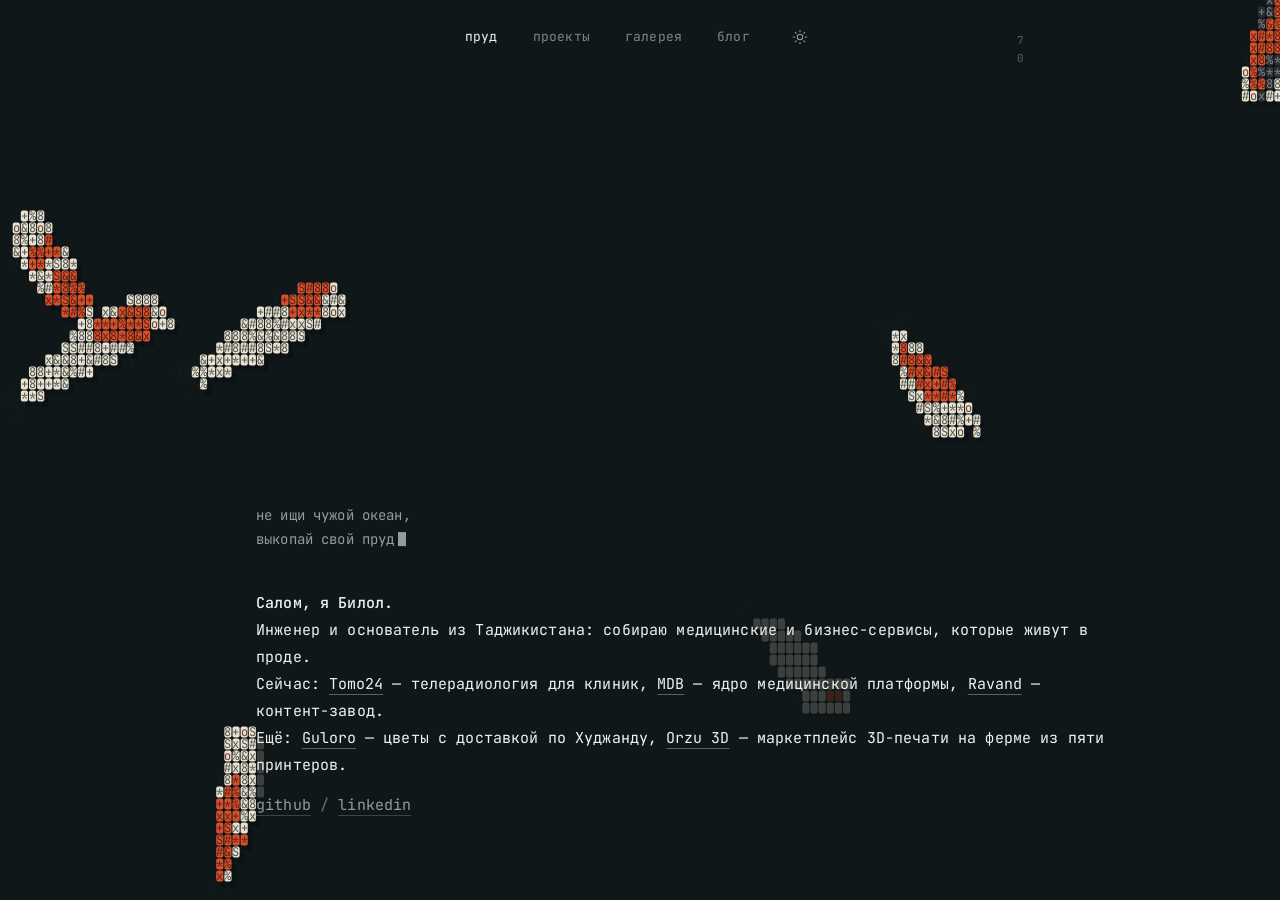
<file: index.html>
<!doctype html>
<html lang="ru" data-theme="dark">
<head>
    <meta charset="utf-8">
    <meta name="viewport" content="width=device-width, initial-scale=1">
    <title>Хавз</title>
    <meta name="description" content="Хавз — личный сайт с прудом кои из символов. Кликните по воде, чтобы покормить рыб.">
    <meta property="og:title" content="Хавз — пруд, который можно покормить">
    <meta property="og:description" content="Кои, нарисованные символами на canvas. Клик по воде — корм.">
    <link rel="icon" href="favicon.svg" type="image/svg+xml">
    <link rel="preconnect" href="https://fonts.googleapis.com">
    <link rel="preconnect" href="https://fonts.gstatic.com" crossorigin>
    <link rel="stylesheet" href="https://fonts.googleapis.com/css2?family=JetBrains+Mono:wght@400;500&family=Inter:wght@400;500;600&display=swap">
    <link rel="stylesheet" href="css/havz.css">
    <script>
        // Тема до первой отрисовки, чтобы страница не мигала.
        (function () { try { var q = new URL(location.href).searchParams.get('theme'); var t = q || localStorage.getItem('havz-theme'); if (t === 'light' || t === 'dark') document.documentElement.dataset.theme = t; } catch (e) {} })();
    </script>
</head>
<body>
    <nav class="nav" aria-label="Основная">
        <a class="nav__brand" href="index.html">Хавз</a>
        <div class="nav__links">
            <a href="index.html" data-page="pond">пруд</a>
            <a href="projects.html" data-page="projects">проекты</a>
            <a href="gallery.html" data-page="gallery">галерея</a>
            <a href="blog.html" data-page="blog">блог</a>
        </div>
        <div class="nav__right">
            <button class="theme-toggle" type="button" aria-label="Переключить тему">
                <svg class="icon-sun" viewBox="0 0 24 24" aria-hidden="true"><circle cx="12" cy="12" r="4"/><path d="M12 2v2M12 20v2M4.9 4.9l1.4 1.4M17.7 17.7l1.4 1.4M2 12h2M20 12h2M4.9 19.1l1.4-1.4M17.7 6.3l1.4-1.4"/></svg>
                <svg class="icon-moon" viewBox="0 0 24 24" aria-hidden="true"><path d="M20 14.5A8 8 0 0 1 9.5 4a8 8 0 1 0 10.5 10.5z"/></svg>
            </button>
            <button class="nav__menu" type="button" aria-label="Меню" aria-expanded="false">::</button>
        </div>
    </nav>

    <div class="pond-page" id="pond">
        <canvas class="pond" aria-hidden="true"></canvas>

        <div class="stats" data-avoid aria-hidden="true">
            <span id="stat-koi">0</span>
            <span id="stat-food">0</span>
        </div>

        <header class="hero">
            <blockquote class="quote" data-avoid>
                не ищи чужой океан,<br>
                выкопай свой пруд<span class="cursor" aria-hidden="true"></span>
            </blockquote>

            <div class="intro cite-prose" data-avoid>
                <h1>Салом, я Билол.</h1>
                <p>Инженер и основатель из Таджикистана: собираю медицинские и бизнес-сервисы, которые живут в проде.</p>
                <p>
                    Сейчас: <button type="button" class="cite" data-cite="tomo24">Tomo24</button> — телерадиология для клиник,
                    <button type="button" class="cite" data-cite="mdb">MDB</button> — ядро медицинской платформы,
                    <button type="button" class="cite" data-cite="ravand">Ravand</button> — контент-завод.
                </p>
                <p>
                    Ещё: <button type="button" class="cite" data-cite="guloro">Guloro</button> — цветы с доставкой по Худжанду,
                    <button type="button" class="cite" data-cite="orzu">Orzu 3D</button> — маркетплейс 3D-печати на ферме из пяти принтеров.
                </p>
                <p class="socials">
                    <a href="https://github.com/boboevproject-rgb" target="_blank" rel="noopener noreferrer">github</a>
                    <span class="sep"> / </span>
                    <a href="https://www.linkedin.com/in/bilol-bobozoda" target="_blank" rel="noopener noreferrer">linkedin</a>
                </p>
            </div>
        </header>
    </div>

    <script type="module" src="js/site.js"></script>
</body>
</html>
</file>
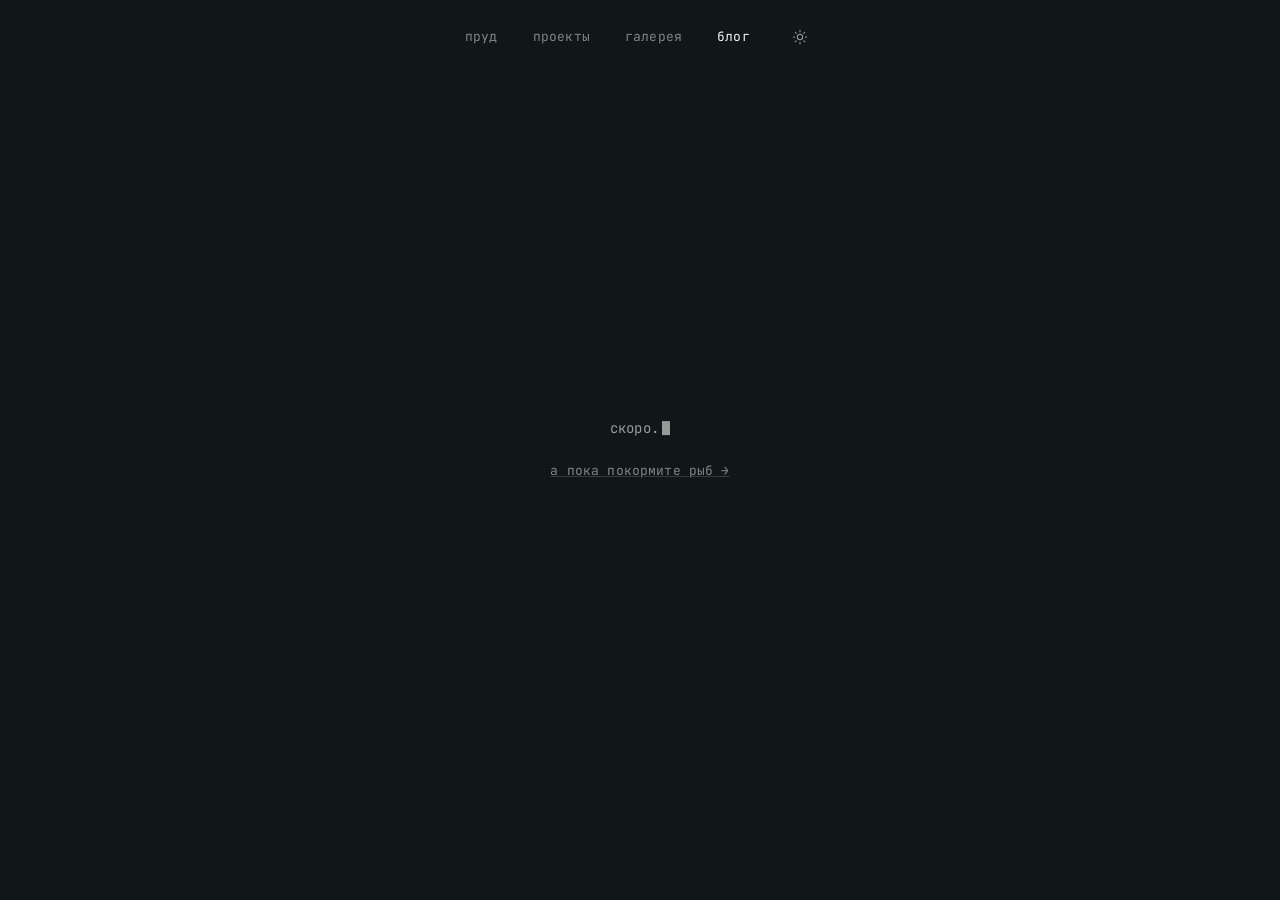
<file: blog.html>
<!doctype html>
<html lang="ru" data-theme="dark">
<head>
    <meta charset="utf-8">
    <meta name="viewport" content="width=device-width, initial-scale=1">
    <title>Блог — Хавз</title>
    <meta name="description" content="Блог Хавз. Скоро.">
    <link rel="icon" href="favicon.svg" type="image/svg+xml">
    <link rel="preconnect" href="https://fonts.googleapis.com">
    <link rel="preconnect" href="https://fonts.gstatic.com" crossorigin>
    <link rel="stylesheet" href="https://fonts.googleapis.com/css2?family=JetBrains+Mono:wght@400;500&family=Inter:wght@400;500;600&display=swap">
    <link rel="stylesheet" href="css/havz.css">
    <script>
        (function () { try { var q = new URL(location.href).searchParams.get('theme'); var t = q || localStorage.getItem('havz-theme'); if (t === 'light' || t === 'dark') document.documentElement.dataset.theme = t; } catch (e) {} })();
    </script>
</head>
<body>
    <nav class="nav" aria-label="Основная">
        <a class="nav__brand" href="index.html">Хавз</a>
        <div class="nav__links">
            <a href="index.html" data-page="pond">пруд</a>
            <a href="projects.html" data-page="projects">проекты</a>
            <a href="gallery.html" data-page="gallery">галерея</a>
            <a href="blog.html" data-page="blog">блог</a>
        </div>
        <div class="nav__right">
            <button class="theme-toggle" type="button" aria-label="Переключить тему">
                <svg class="icon-sun" viewBox="0 0 24 24" aria-hidden="true"><circle cx="12" cy="12" r="4"/><path d="M12 2v2M12 20v2M4.9 4.9l1.4 1.4M17.7 17.7l1.4 1.4M2 12h2M20 12h2M4.9 19.1l1.4-1.4M17.7 6.3l1.4-1.4"/></svg>
                <svg class="icon-moon" viewBox="0 0 24 24" aria-hidden="true"><path d="M20 14.5A8 8 0 0 1 9.5 4a8 8 0 1 0 10.5 10.5z"/></svg>
            </button>
            <button class="nav__menu" type="button" aria-label="Меню" aria-expanded="false">::</button>
        </div>
    </nav>

    <main class="soon">
        <p>скоро.<span class="cursor" aria-hidden="true"></span></p>
        <a href="index.html">а пока покормите рыб →</a>
    </main>

    <script type="module" src="js/site.js"></script>
</body>
</html>
</file>
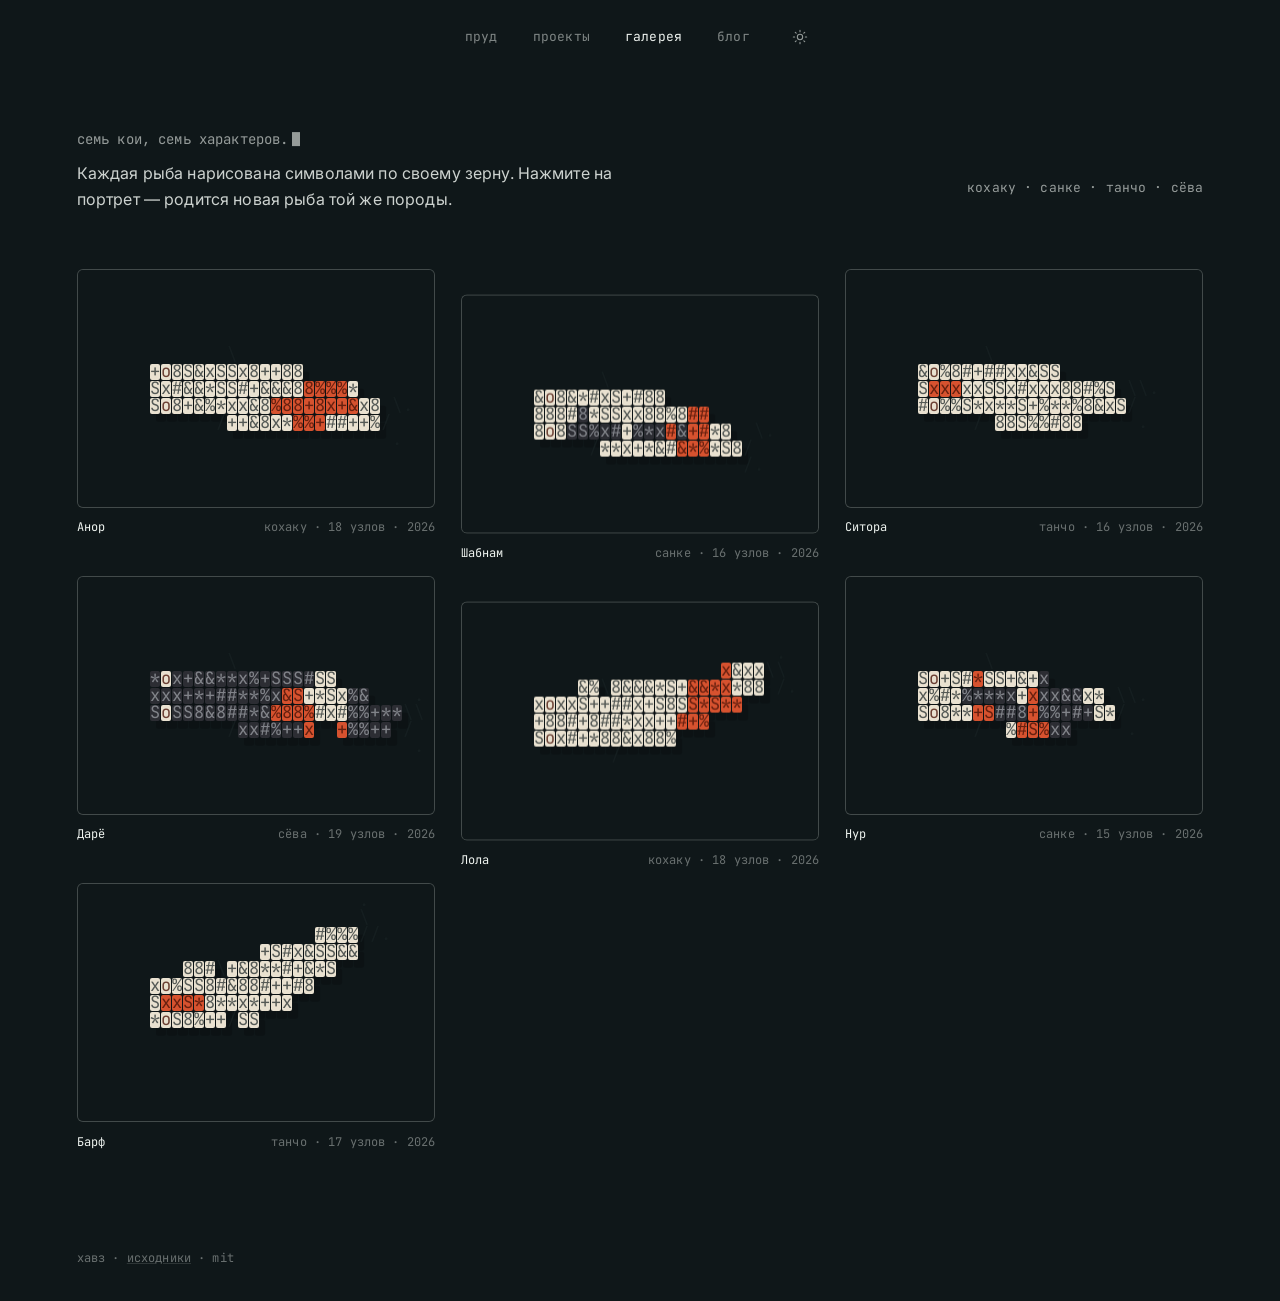
<file: gallery.html>
<!doctype html>
<html lang="ru" data-theme="dark">
<head>
    <meta charset="utf-8">
    <meta name="viewport" content="width=device-width, initial-scale=1">
    <title>Галерея — Хавз</title>
    <meta name="description" content="Семь кои, нарисованных символами. Клик по портрету рисует новую рыбу.">
    <link rel="icon" href="favicon.svg" type="image/svg+xml">
    <link rel="preconnect" href="https://fonts.googleapis.com">
    <link rel="preconnect" href="https://fonts.gstatic.com" crossorigin>
    <link rel="stylesheet" href="https://fonts.googleapis.com/css2?family=JetBrains+Mono:wght@400;500&family=Inter:wght@400;500;600&display=swap">
    <link rel="stylesheet" href="css/havz.css">
    <script>
        (function () { try { var q = new URL(location.href).searchParams.get('theme'); var t = q || localStorage.getItem('havz-theme'); if (t === 'light' || t === 'dark') document.documentElement.dataset.theme = t; } catch (e) {} })();
    </script>
</head>
<body>
    <nav class="nav" aria-label="Основная">
        <a class="nav__brand" href="index.html">Хавз</a>
        <div class="nav__links">
            <a href="index.html" data-page="pond">пруд</a>
            <a href="projects.html" data-page="projects">проекты</a>
            <a href="gallery.html" data-page="gallery">галерея</a>
            <a href="blog.html" data-page="blog">блог</a>
        </div>
        <div class="nav__right">
            <button class="theme-toggle" type="button" aria-label="Переключить тему">
                <svg class="icon-sun" viewBox="0 0 24 24" aria-hidden="true"><circle cx="12" cy="12" r="4"/><path d="M12 2v2M12 20v2M4.9 4.9l1.4 1.4M17.7 17.7l1.4 1.4M2 12h2M20 12h2M4.9 19.1l1.4-1.4M17.7 6.3l1.4-1.4"/></svg>
                <svg class="icon-moon" viewBox="0 0 24 24" aria-hidden="true"><path d="M20 14.5A8 8 0 0 1 9.5 4a8 8 0 1 0 10.5 10.5z"/></svg>
            </button>
            <button class="nav__menu" type="button" aria-label="Меню" aria-expanded="false">::</button>
        </div>
    </nav>

    <main class="page">
        <header class="page__head">
            <div>
                <h1>семь кои, семь характеров.<span class="cursor" aria-hidden="true"></span></h1>
                <p class="page__lead">Каждая рыба нарисована символами по своему зерну. Нажмите на портрет — родится новая рыба той же породы.</p>
            </div>
            <p class="page__aside">кохаку · санке · танчо · сёва</p>
        </header>

        <section class="wall" aria-label="Портреты"></section>
    </main>

    <footer class="footer">хавз · <a href="https://github.com/boboevproject-rgb/havz">исходники</a> · mit</footer>

    <script type="module" src="js/site.js"></script>
    <script type="module" src="js/gallery.js"></script>
</body>
</html>
</file>
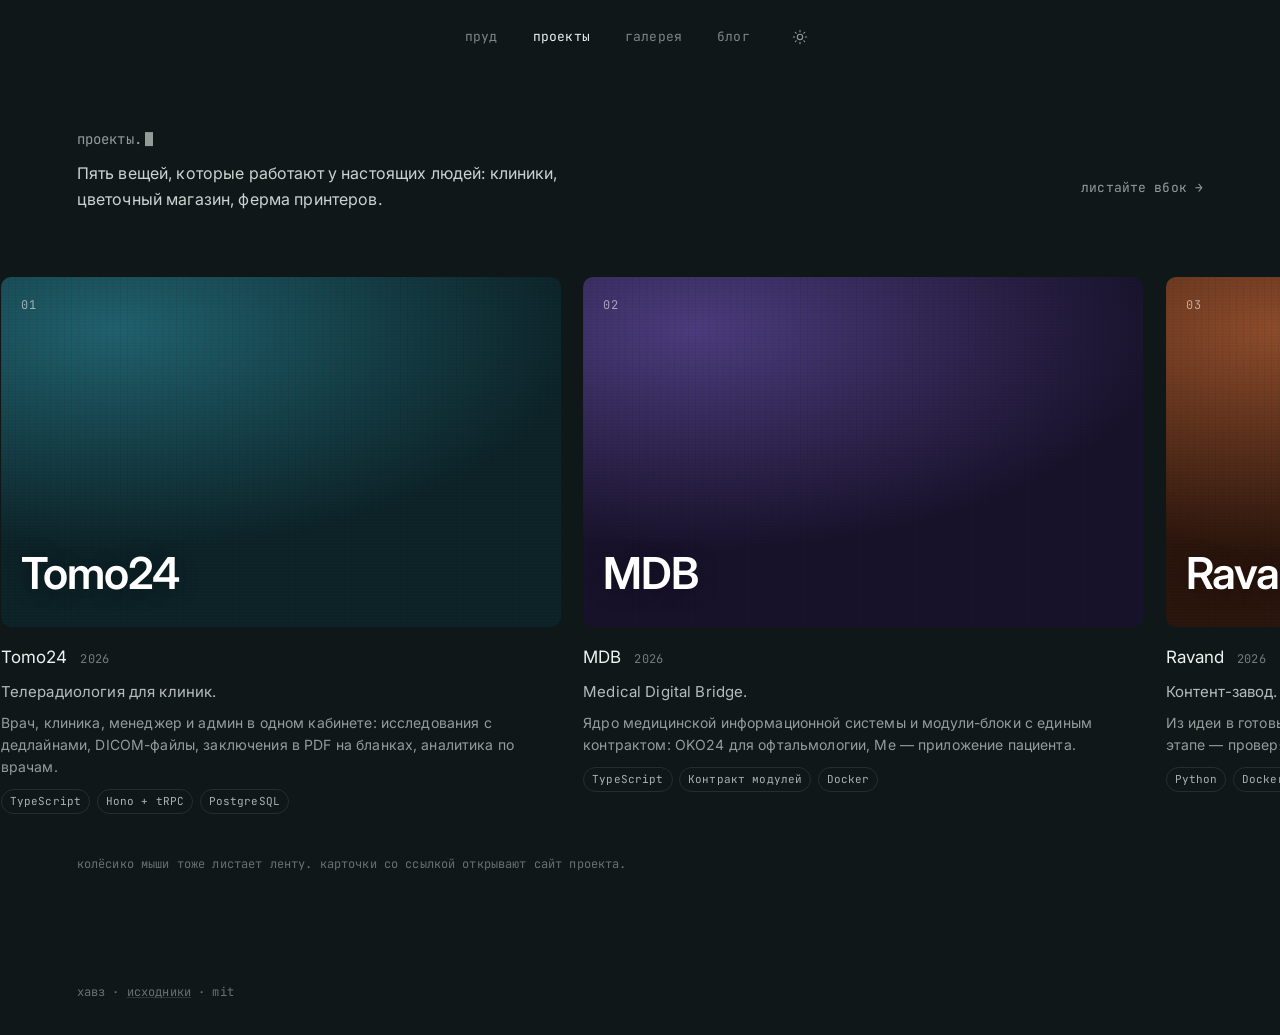
<file: projects.html>
<!doctype html>
<html lang="ru" data-theme="dark">
<head>
    <meta charset="utf-8">
    <meta name="viewport" content="width=device-width, initial-scale=1">
    <title>Проекты — Хавз</title>
    <meta name="description" content="Проекты: телерадиология, медицинская платформа, контент-завод, доставка цветов, маркетплейс 3D-печати.">
    <link rel="icon" href="favicon.svg" type="image/svg+xml">
    <link rel="preconnect" href="https://fonts.googleapis.com">
    <link rel="preconnect" href="https://fonts.gstatic.com" crossorigin>
    <link rel="stylesheet" href="https://fonts.googleapis.com/css2?family=JetBrains+Mono:wght@400;500&family=Inter:wght@400;500;600&display=swap">
    <link rel="stylesheet" href="css/havz.css">
    <script>
        (function () { try { var q = new URL(location.href).searchParams.get('theme'); var t = q || localStorage.getItem('havz-theme'); if (t === 'light' || t === 'dark') document.documentElement.dataset.theme = t; } catch (e) {} })();
    </script>
</head>
<body>
    <nav class="nav" aria-label="Основная">
        <a class="nav__brand" href="index.html">Хавз</a>
        <div class="nav__links">
            <a href="index.html" data-page="pond">пруд</a>
            <a href="projects.html" data-page="projects">проекты</a>
            <a href="gallery.html" data-page="gallery">галерея</a>
            <a href="blog.html" data-page="blog">блог</a>
        </div>
        <div class="nav__right">
            <button class="theme-toggle" type="button" aria-label="Переключить тему">
                <svg class="icon-sun" viewBox="0 0 24 24" aria-hidden="true"><circle cx="12" cy="12" r="4"/><path d="M12 2v2M12 20v2M4.9 4.9l1.4 1.4M17.7 17.7l1.4 1.4M2 12h2M20 12h2M4.9 19.1l1.4-1.4M17.7 6.3l1.4-1.4"/></svg>
                <svg class="icon-moon" viewBox="0 0 24 24" aria-hidden="true"><path d="M20 14.5A8 8 0 0 1 9.5 4a8 8 0 1 0 10.5 10.5z"/></svg>
            </button>
            <button class="nav__menu" type="button" aria-label="Меню" aria-expanded="false">::</button>
        </div>
    </nav>

    <main class="page">
        <header class="page__head">
            <div>
                <h1>проекты.<span class="cursor" aria-hidden="true"></span></h1>
                <p class="page__lead">Пять вещей, которые работают у настоящих людей: клиники, цветочный магазин, ферма принтеров.</p>
            </div>
            <p class="page__aside">листайте вбок →</p>
        </header>

        <section class="strip" aria-label="Проекты"></section>
        <p class="strip-hint">колёсико мыши тоже листает ленту. карточки со ссылкой открывают сайт проекта.</p>
    </main>

    <footer class="footer">хавз · <a href="https://github.com/boboevproject-rgb/havz">исходники</a> · mit</footer>

    <script type="module" src="js/site.js"></script>
</body>
</html>
</file>
<file: css/havz.css>
/* Хавз — стили. Тёплая тёмная вода по умолчанию, светлая по переключателю. */

:root {
    --bg: #0f1719;
    --fg: #eef3ef;
    --accent: #d6522f;
    --muted: color-mix(in srgb, var(--fg) 58%, transparent);
    --faint: color-mix(in srgb, var(--fg) 34%, transparent);
    --line: color-mix(in srgb, var(--fg) 14%, transparent);
    --card: color-mix(in srgb, var(--bg) 90%, var(--fg));
    --pill: color-mix(in srgb, var(--bg) 82%, var(--fg));
    --mono: "JetBrains Mono", "Cascadia Mono", Consolas, ui-monospace, SFMono-Regular, Menlo, monospace;
    --sans: "Inter", system-ui, -apple-system, "Segoe UI", Roboto, sans-serif;
    --gutter: clamp(24px, 20vw, 420px);
    --gutter-sm: clamp(24px, 6vw, 96px);
    color-scheme: dark;
}
:root[data-theme="light"] {
    --bg: #f1f3ef;
    --fg: #1f2a2a;
    --accent: #e2572b;
    --muted: color-mix(in srgb, var(--fg) 56%, transparent);
    --faint: color-mix(in srgb, var(--fg) 36%, transparent);
    --line: color-mix(in srgb, var(--fg) 12%, transparent);
    --card: color-mix(in srgb, var(--bg) 55%, #ffffff);
    --pill: color-mix(in srgb, var(--bg) 70%, #ffffff);
    color-scheme: light;
}

* {
    box-sizing: border-box;
}
html {
    scroll-behavior: smooth;
}
body {
    margin: 0;
    background: var(--bg);
    color: var(--fg);
    font: 400 14px/1.7 var(--mono);
    letter-spacing: 0.01em;
    transition: background-color 0.3s ease, color 0.3s ease;
    overflow-x: clip;
    -webkit-font-smoothing: antialiased;
}
a {
    color: inherit;
}
button {
    font: inherit;
    color: inherit;
}
.sr-only {
    position: absolute;
    width: 1px;
    height: 1px;
    overflow: hidden;
    clip: rect(0 0 0 0);
    white-space: nowrap;
}

/* Подчёркивания: тонкие, темнеют при наведении. */
.u,
.cite,
.socials a {
    text-decoration: underline;
    text-decoration-thickness: 1px;
    text-underline-offset: 5px;
    text-decoration-color: var(--faint);
    transition: text-decoration-color 0.15s ease, opacity 0.15s ease, color 0.15s ease;
}
.u:hover,
.cite:hover,
.socials a:hover,
.u:focus-visible,
.cite:focus-visible,
.socials a:focus-visible {
    text-decoration-color: var(--fg);
    outline: none;
}

/* Курсор, который мигает в конце цитаты. */
.cursor {
    display: inline-block;
    width: 0.55em;
    height: 1em;
    margin-left: 0.25em;
    transform: translateY(0.15em);
    background: var(--fg);
    animation: blink 1.1s steps(1) infinite;
}
@keyframes blink {
    50% {
        opacity: 0;
    }
}
@media (prefers-reduced-motion: reduce) {
    .cursor {
        animation: none;
    }
}

/* Навигация */
.nav {
    position: fixed;
    z-index: 20;
    top: 0;
    left: 0;
    right: 0;
    display: flex;
    justify-content: center;
    align-items: center;
    gap: 2.2rem;
    padding: 1.4rem 1.5rem;
    font-size: 13px;
    text-transform: lowercase;
}
.nav__brand {
    display: none;
    font-family: var(--sans);
    font-size: 17px;
    text-transform: none;
    text-decoration: none;
}
.nav__links {
    display: flex;
    gap: 2.2rem;
}
.nav__links a {
    text-decoration: none;
    opacity: 0.5;
    transition: opacity 0.15s ease;
}
.nav__links a:hover,
.nav__links a[aria-current="page"] {
    opacity: 1;
}
.nav__menu {
    display: none;
}
.theme-toggle {
    display: inline-flex;
    align-items: center;
    justify-content: center;
    width: 30px;
    height: 30px;
    padding: 0;
    border: 0;
    border-radius: 50%;
    background: transparent;
    cursor: pointer;
    opacity: 0.6;
    transition: opacity 0.15s ease, transform 0.3s ease;
}
.theme-toggle:hover {
    opacity: 1;
}
.theme-toggle svg {
    width: 16px;
    height: 16px;
    fill: none;
    stroke: currentColor;
    stroke-width: 1.6;
    stroke-linecap: round;
    stroke-linejoin: round;
}
.theme-toggle .icon-sun {
    display: none;
}
:root[data-theme="dark"] .theme-toggle .icon-sun {
    display: block;
}
:root[data-theme="dark"] .theme-toggle .icon-moon {
    display: none;
}

/* Главная: пруд */
.pond-page {
    position: relative;
    height: 100dvh;
    width: 100%;
    overflow: hidden;
}
canvas.pond {
    position: absolute;
    inset: 0;
    width: 100%;
    height: 100%;
    pointer-events: none;
}
.hero {
    position: relative;
    z-index: 2;
    display: flex;
    height: 100%;
    flex-direction: column;
    justify-content: flex-end;
    gap: 2.4rem;
    padding: 7rem var(--gutter-sm) 9vh var(--gutter);
}
@media (max-height: 720px) {
    .hero {
        gap: 1.4rem;
        padding-bottom: 5vh;
    }
}
.quote {
    margin: 0;
    max-width: 40rem;
    text-transform: lowercase;
    opacity: 0.6;
    animation: rise 0.5s ease both;
}
.intro {
    max-width: 54rem;
    font-size: 15px;
    line-height: max(22px, 3vh);
    animation: rise 0.5s ease 0.15s both;
}
.intro h1 {
    margin: 0;
    font: inherit;
    font-weight: 500;
}
.intro p {
    margin: 0;
}
.intro .socials {
    margin-top: 1.4vh;
}
.socials a {
    text-decoration-color: var(--faint);
    opacity: 0.6;
}
.socials a:hover {
    opacity: 1;
}
.socials .sep {
    opacity: 0.4;
}
@keyframes rise {
    from {
        opacity: 0;
        transform: translateY(6px);
    }
    to {
        transform: none;
    }
}

/* Счётчик рыб и корма */
.stats {
    position: absolute;
    z-index: 3;
    top: 2rem;
    right: var(--gutter-sm);
    font-size: 11px;
    line-height: 1.6;
    text-align: right;
    font-variant-numeric: tabular-nums;
    opacity: 0;
    transition: opacity 0.4s ease;
}
.stats.is-visible {
    opacity: 1;
}
.stats span {
    display: block;
    opacity: 0.32;
}
.stats .flash {
    animation: flash 0.6s ease-out;
}
@keyframes flash {
    from {
        opacity: 1;
    }
}
@media (min-width: 1024px) {
    .stats {
        right: var(--gutter);
    }
}

/* Сноски-кнопки и карточки */
.cite {
    padding: 0;
    border: 0;
    background: none;
    cursor: pointer;
    display: inline;
}
.cite[aria-expanded="true"] {
    text-decoration-color: var(--fg);
}
.cite-prose p {
    position: relative;
}
.cite-card {
    position: absolute;
    z-index: 30;
    width: 340px;
    max-width: calc(100vw - 48px);
    padding: 12px 14px;
    border: 1px solid var(--line);
    border-radius: 10px;
    background: var(--card);
    box-shadow: 0 1px 2px rgba(0, 0, 0, 0.25), 0 16px 40px -12px rgba(0, 0, 0, 0.5);
    font-size: 12px;
    line-height: 1.5;
    cursor: pointer;
    opacity: 0;
    transform: translateY(4px) scale(0.98);
    transform-origin: bottom left;
    transition: opacity 0.12s ease, transform 0.12s ease;
    display: flex;
    flex-direction: column;
    gap: 4px;
}
:root[data-theme="light"] .cite-card {
    box-shadow: 0 1px 2px rgba(38, 37, 35, 0.08), 0 12px 32px -12px rgba(38, 37, 35, 0.2);
}
.cite-card.is-open {
    opacity: 1;
    transform: none;
}
.cite-card__row {
    display: flex;
    justify-content: space-between;
    gap: 12px;
}
.cite-card__name {
    font-weight: 500;
}
.cite-card__dates {
    opacity: 0.45;
    white-space: nowrap;
}
.cite-card__role {
    opacity: 0.7;
}
.cite-card__summary {
    opacity: 0.6;
}

/* Внутренние страницы */
.page {
    min-height: 100dvh;
    padding: 8rem var(--gutter-sm) 6rem;
    max-width: 1280px;
    margin: 0 auto;
}
.page__head {
    display: flex;
    flex-wrap: wrap;
    align-items: flex-end;
    justify-content: space-between;
    gap: 1rem 2rem;
    margin-bottom: 3.5rem;
}
.page__head h1 {
    margin: 0 0 0.6rem;
    font: inherit;
    text-transform: lowercase;
    opacity: 0.6;
}
.page__lead {
    margin: 0;
    max-width: 34rem;
    font-family: var(--sans);
    font-size: 16px;
    line-height: 1.6;
    opacity: 0.85;
    text-wrap: pretty;
}
.page__aside {
    font-size: 13px;
    opacity: 0.6;
}
.page__aside a {
    text-decoration-color: var(--faint);
}
.page__aside a:hover {
    text-decoration-color: var(--fg);
}

/* Лента проектов */
.strip {
    display: flex;
    gap: 1.4rem;
    overflow-x: auto;
    scroll-snap-type: x mandatory;
    padding: 0.5rem 0 1.5rem;
    margin: 0 calc(-1 * var(--gutter-sm));
    padding-left: var(--gutter-sm);
    padding-right: var(--gutter-sm);
    scrollbar-width: thin;
    scrollbar-color: var(--line) transparent;
}
.card {
    flex: 0 0 auto;
    width: min(560px, 82vw);
    scroll-snap-align: start;
    display: flex;
    flex-direction: column;
    gap: 0.45rem;
    text-decoration: none;
    color: inherit;
    transition: transform 0.4s ease;
}
a.card:hover .card__cover {
    transform: scale(1.015);
}
.card__cover {
    position: relative;
    display: block;
    aspect-ratio: 16 / 10;
    border-radius: 10px;
    overflow: hidden;
    background: radial-gradient(120% 90% at 20% 15%, var(--c1), var(--c2) 70%);
    transition: transform 0.5s ease;
    margin-bottom: 0.6rem;
}
.card__cover::after {
    content: "";
    position: absolute;
    inset: 0;
    background: repeating-linear-gradient(0deg, rgba(255, 255, 255, 0.035) 0 1px, transparent 1px 3px),
        repeating-linear-gradient(90deg, rgba(0, 0, 0, 0.06) 0 1px, transparent 1px 7px);
    mix-blend-mode: overlay;
    pointer-events: none;
}
.card__index {
    position: absolute;
    top: 18px;
    left: 20px;
    font-size: 12px;
    letter-spacing: 0.08em;
    color: rgba(255, 255, 255, 0.55);
}
.card__name {
    position: absolute;
    left: 20px;
    bottom: 16px;
    font-family: var(--sans);
    font-weight: 600;
    font-size: clamp(28px, 4.5vw, 44px);
    letter-spacing: -0.02em;
    color: #fff;
    text-shadow: 0 2px 20px rgba(0, 0, 0, 0.35);
}
.card__meta {
    display: flex;
    align-items: baseline;
    gap: 0.8rem;
    font-family: var(--sans);
    font-size: 17px;
}
.card__year {
    font-family: var(--mono);
    font-size: 12px;
    opacity: 0.45;
}
.card__tagline {
    font-family: var(--sans);
    font-size: 15px;
    opacity: 0.75;
}
.card__text {
    font-family: var(--sans);
    font-size: 14px;
    line-height: 1.55;
    opacity: 0.6;
}
.card__tech {
    display: flex;
    flex-wrap: wrap;
    gap: 0.4rem;
    margin-top: 0.3rem;
    font-size: 11px;
}
.card__tech span {
    padding: 2px 8px;
    border: 1px solid var(--line);
    border-radius: 999px;
    opacity: 0.7;
}
.strip-hint {
    margin-top: 1rem;
    font-size: 12px;
    opacity: 0.4;
}

/* Галерея */
.wall {
    display: grid;
    grid-template-columns: repeat(auto-fill, minmax(280px, 1fr));
    gap: 2.4rem 1.6rem;
}
.work {
    margin: 0;
}
.work:nth-child(3n + 2) {
    transform: translateY(1.6rem);
}
.work__frame {
    display: block;
    width: 100%;
    aspect-ratio: 3 / 2;
    padding: 0;
    border: 1px solid var(--line);
    border-radius: 6px;
    overflow: hidden;
    background: var(--card);
    cursor: pointer;
    transition: transform 0.5s ease, border-color 0.2s ease;
}
.work__frame:hover {
    transform: scale(1.02);
    border-color: var(--faint);
}
.work__frame:focus-visible {
    outline: 1px solid var(--fg);
    outline-offset: 2px;
}
.work__frame canvas {
    display: block;
    width: 100%;
    height: 100%;
}
.work__caption {
    display: flex;
    justify-content: space-between;
    gap: 1rem;
    margin-top: 0.6rem;
    font-size: 12px;
}
.work__meta {
    opacity: 0.4;
    white-space: nowrap;
    font-variant-numeric: tabular-nums;
}

/* Блог */
.soon {
    display: flex;
    min-height: 100dvh;
    align-items: center;
    justify-content: center;
    flex-direction: column;
    gap: 1.2rem;
    padding: 0 1.5rem;
    text-align: center;
    text-transform: lowercase;
}
.soon p {
    margin: 0;
    opacity: 0.6;
}
.soon a {
    font-size: 13px;
    opacity: 0.5;
    text-decoration-color: var(--faint);
}
.soon a:hover {
    opacity: 1;
    text-decoration-color: var(--fg);
}

.footer {
    padding: 0 var(--gutter-sm) 2rem;
    max-width: 1280px;
    margin: 0 auto;
    font-size: 12px;
    opacity: 0.4;
    text-transform: lowercase;
}
.footer a {
    text-decoration-color: var(--faint);
}

/* Телефоны и планшеты */
@media (max-width: 1023px) {
    .nav {
        top: 12px;
        left: 16px;
        right: 16px;
        justify-content: space-between;
        gap: 0.6rem;
        padding: 0.7rem 1rem 0.7rem 1.3rem;
        border-radius: 999px;
        background: var(--pill);
        backdrop-filter: blur(10px);
        flex-wrap: wrap;
    }
    .nav__brand {
        display: block;
    }
    .nav__links {
        display: none;
        flex-basis: 100%;
        flex-direction: column;
        gap: 0.2rem;
        padding: 0.6rem 0.2rem 0.4rem;
    }
    .nav.open .nav__links {
        display: flex;
    }
    .nav__links a {
        padding: 0.3rem 0;
    }
    .nav__menu {
        display: inline-flex;
        align-items: center;
        justify-content: center;
        width: 32px;
        height: 32px;
        padding: 0;
        border: 0;
        border-radius: 50%;
        background: transparent;
        cursor: pointer;
        opacity: 0.7;
        letter-spacing: 0.1em;
    }
    .nav__right {
        display: inline-flex;
        align-items: center;
        gap: 0.2rem;
        margin-left: auto;
    }
    .hero {
        padding: 7rem 24px 3rem;
        gap: 1.6rem;
    }
    .intro {
        font-size: 14px;
        line-height: 1.6;
    }
    .stats {
        display: none;
    }
    .page {
        padding-top: 6.5rem;
    }
    .work:nth-child(3n + 2) {
        transform: none;
    }
}
@media (min-width: 1024px) {
    .nav__right {
        display: contents;
    }
}
</file>
